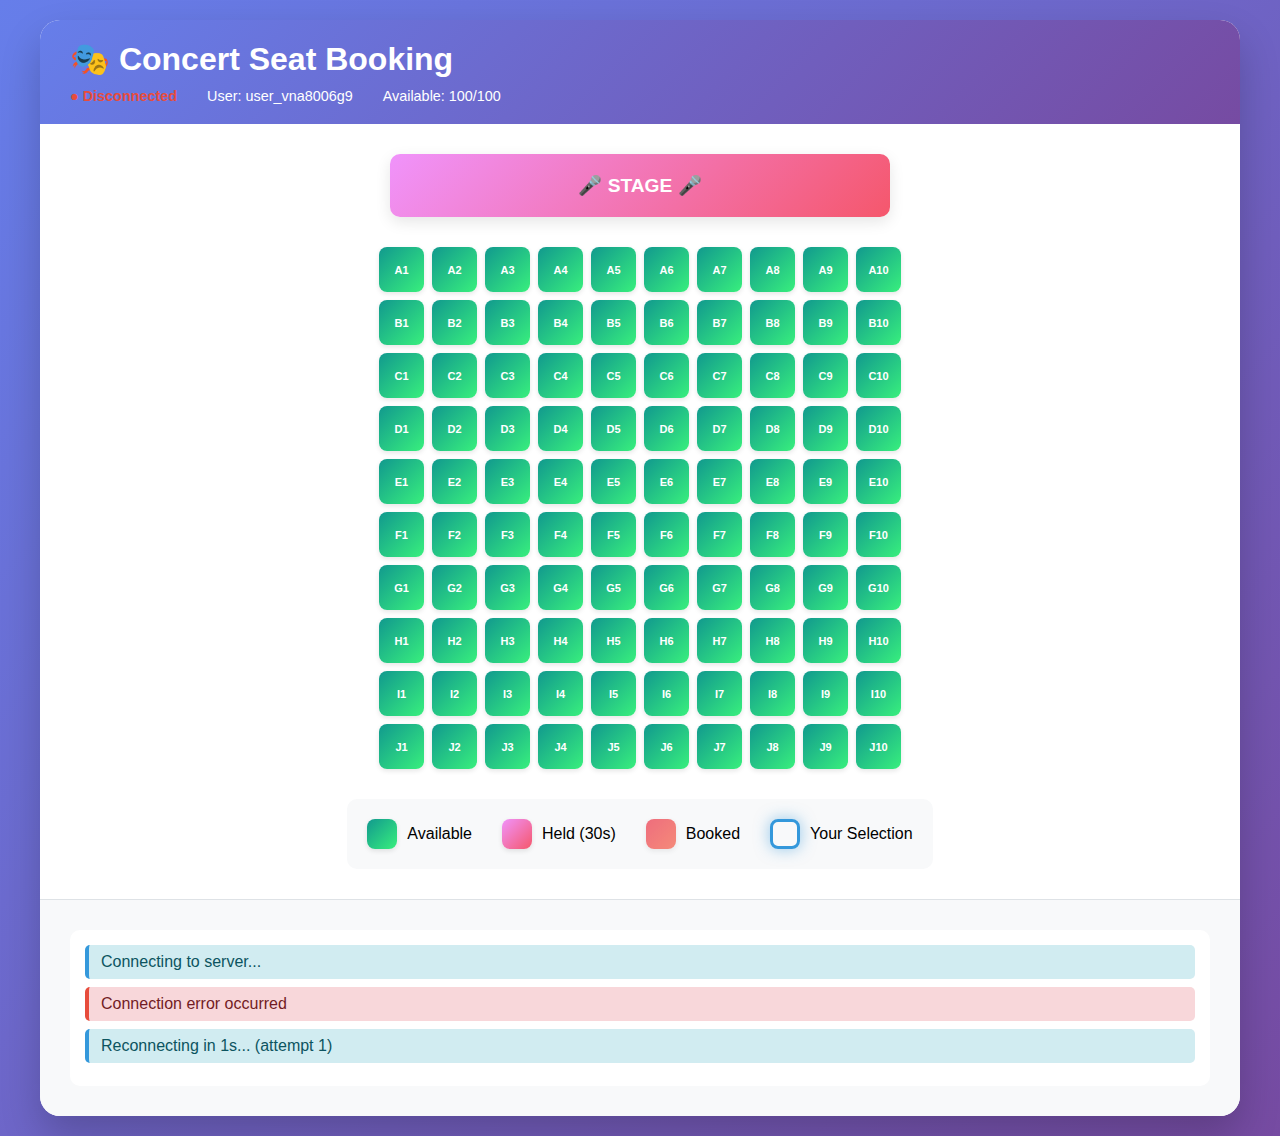
<file: frontend/index.html>
<!DOCTYPE html>
<html lang="en">
<head>
    <meta charset="UTF-8">
    <meta name="viewport" content="width=device-width, initial-scale=1.0">
    <title>Concert Seat Booking</title>
    <link rel="stylesheet" href="styles.css">
</head>
<body>
    <div class="container">
        <header>
            <h1>🎭 Concert Seat Booking</h1>
            <div class="status-bar">
                <span id="connection-status" class="disconnected">● Disconnected</span>
                <span id="user-info">User: <span id="user-id"></span></span>
                <span id="available-count">Available: <span id="count">100</span>/100</span>
            </div>
        </header>
        
        <main>
            <div class="stage">🎤 STAGE 🎤</div>
            <div id="seat-map" class="seat-map">
                <!-- Seats will be generated here -->
            </div>
            
            <div class="legend">
                <div><span class="seat available"></span> Available</div>
                <div><span class="seat held"></span> Held (30s)</div>
                <div><span class="seat booked"></span> Booked</div>
                <div><span class="seat mine"></span> Your Selection</div>
            </div>
        </main>
        
        <aside class="actions">
            <div id="selected-info" style="display:none;">
                <h3>Selected Seat: <span id="selected-seat"></span></h3>
                <button id="book-btn" class="btn btn-primary">Book Seat</button>
                <button id="release-btn" class="btn btn-secondary">Release</button>
                <div id="timer" class="timer"></div>
            </div>
            <div id="messages" class="messages"></div>
        </aside>
    </div>
    
    <script src="app.js"></script>
</body>
</html>
</file>
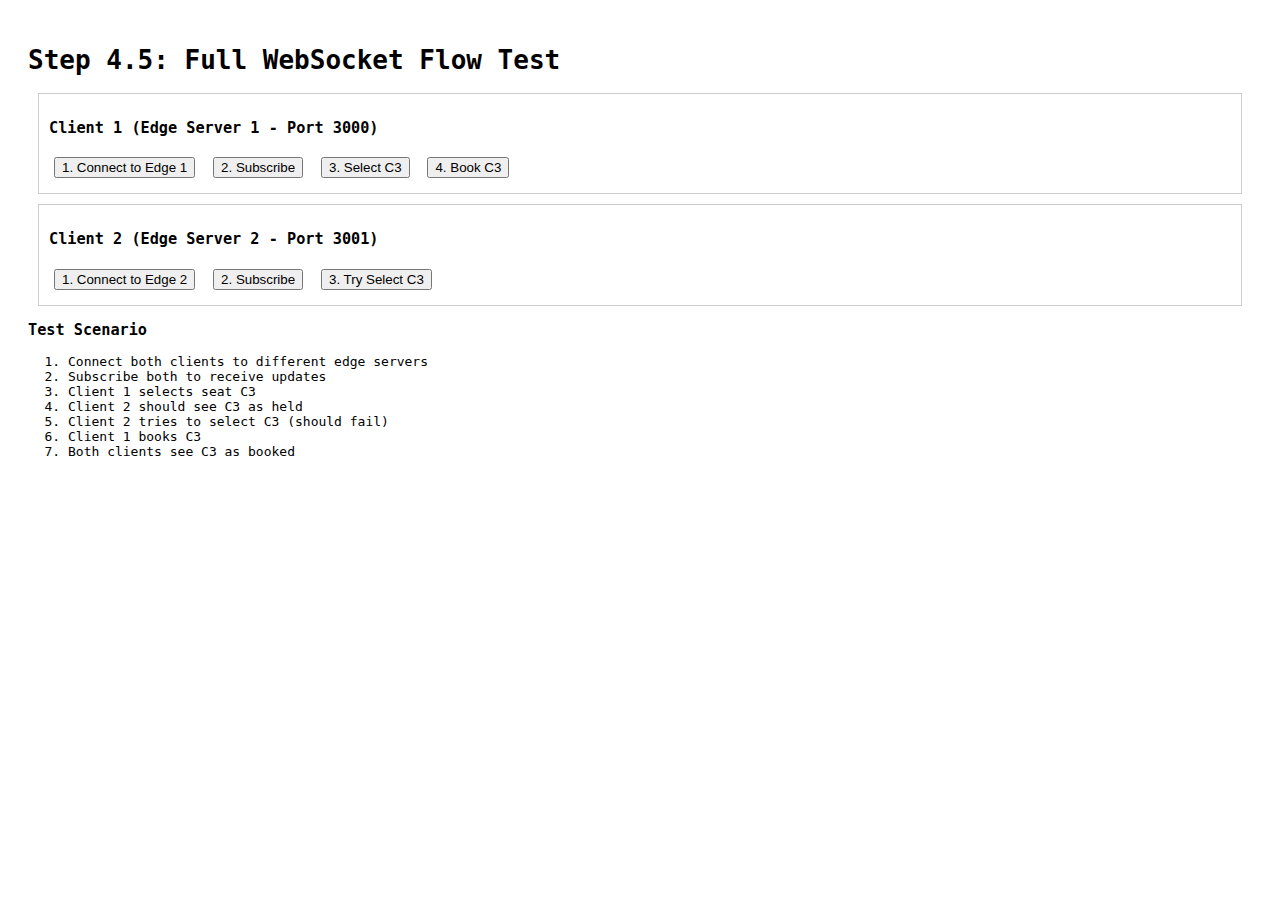
<file: test-full-flow.html>
<!DOCTYPE html>
<html>
<head>
    <title>Full WebSocket Flow Test</title>
    <style>
        body { font-family: monospace; padding: 20px; }
        .client { border: 1px solid #ccc; padding: 10px; margin: 10px; }
        .connected { background: #e8f5e9; }
        .message { margin: 5px 0; font-size: 12px; }
        .sent { color: blue; }
        .received { color: green; }
        .error { color: red; }
        button { margin: 5px; }
    </style>
</head>
<body>
    <h1>Step 4.5: Full WebSocket Flow Test</h1>
    
    <div class="client" id="client1">
        <h3>Client 1 (Edge Server 1 - Port 3000)</h3>
        <button onclick="connect1()">1. Connect to Edge 1</button>
        <button onclick="subscribe1()">2. Subscribe</button>
        <button onclick="selectSeatC3_1()">3. Select C3</button>
        <button onclick="bookSeatC3_1()">4. Book C3</button>
        <div id="messages1"></div>
    </div>
    
    <div class="client" id="client2">
        <h3>Client 2 (Edge Server 2 - Port 3001)</h3>
        <button onclick="connect2()">1. Connect to Edge 2</button>
        <button onclick="subscribe2()">2. Subscribe</button>
        <button onclick="selectSeatC3_2()">3. Try Select C3</button>
        <div id="messages2"></div>
    </div>
    
    <div>
        <h3>Test Scenario</h3>
        <ol>
            <li>Connect both clients to different edge servers</li>
            <li>Subscribe both to receive updates</li>
            <li>Client 1 selects seat C3</li>
            <li>Client 2 should see C3 as held</li>
            <li>Client 2 tries to select C3 (should fail)</li>
            <li>Client 1 books C3</li>
            <li>Both clients see C3 as booked</li>
        </ol>
    </div>

    <script>
        let ws1 = null;
        let ws2 = null;
        
        function connect1() {
            ws1 = new WebSocket('ws://localhost:3000/ws');
            setupWebSocket(ws1, 'client1', 'messages1', 'Client 1');
        }
        
        function connect2() {
            ws2 = new WebSocket('ws://localhost:3001/ws');
            setupWebSocket(ws2, 'client2', 'messages2', 'Client 2');
        }
        
        function setupWebSocket(ws, clientId, messagesId, clientName) {
            ws.onopen = () => {
                document.getElementById(clientId).classList.add('connected');
                addMessage(messagesId, `✅ ${clientName} connected`, 'received');
            };
            
            ws.onmessage = (event) => {
                try {
                    const data = JSON.parse(event.data);
                    if (data.type === 'VENUE_STATE') {
                        addMessage(messagesId, `📊 Received venue state (${data.data.seats.length} seats)`, 'received');
                    } else if (data.type === 'SEAT_UPDATE') {
                        addMessage(messagesId, `🪑 Seat update: ${JSON.stringify(data.data)}`, 'received');
                    } else {
                        addMessage(messagesId, `📥 ${data.type}: ${JSON.stringify(data)}`, 'received');
                    }
                } catch (e) {
                    addMessage(messagesId, `📥 ${event.data}`, 'received');
                }
            };
            
            ws.onerror = (error) => {
                addMessage(messagesId, `❌ Error: ${error}`, 'error');
            };
            
            ws.onclose = () => {
                document.getElementById(clientId).classList.remove('connected');
                addMessage(messagesId, `🔌 ${clientName} disconnected`, 'error');
            };
        }
        
        function subscribe1() {
            if (ws1 && ws1.readyState === WebSocket.OPEN) {
                const msg = {type: 'SUBSCRIBE', data: {user_id: 'user1'}};
                ws1.send(JSON.stringify(msg));
                addMessage('messages1', `📤 Sent: ${JSON.stringify(msg)}`, 'sent');
            }
        }
        
        function subscribe2() {
            if (ws2 && ws2.readyState === WebSocket.OPEN) {
                const msg = {type: 'SUBSCRIBE', data: {user_id: 'user2'}};
                ws2.send(JSON.stringify(msg));
                addMessage('messages2', `📤 Sent: ${JSON.stringify(msg)}`, 'sent');
            }
        }
        
        function selectSeatC3_1() {
            if (ws1 && ws1.readyState === WebSocket.OPEN) {
                const msg = {type: 'SELECT_SEAT', data: {seat_id: 'C3', user_id: 'user1'}};
                ws1.send(JSON.stringify(msg));
                addMessage('messages1', `📤 Sent: ${JSON.stringify(msg)}`, 'sent');
            }
        }
        
        function selectSeatC3_2() {
            if (ws2 && ws2.readyState === WebSocket.OPEN) {
                const msg = {type: 'SELECT_SEAT', data: {seat_id: 'C3', user_id: 'user2'}};
                ws2.send(JSON.stringify(msg));
                addMessage('messages2', `📤 Sent: ${JSON.stringify(msg)}`, 'sent');
            }
        }
        
        function bookSeatC3_1() {
            if (ws1 && ws1.readyState === WebSocket.OPEN) {
                const msg = {type: 'BOOK_SEAT', data: {seat_id: 'C3', user_id: 'user1'}};
                ws1.send(JSON.stringify(msg));
                addMessage('messages1', `📤 Sent: ${JSON.stringify(msg)}`, 'sent');
            }
        }
        
        function addMessage(elementId, message, className) {
            const div = document.createElement('div');
            div.className = 'message ' + className;
            div.textContent = new Date().toLocaleTimeString() + ' - ' + message;
            document.getElementById(elementId).appendChild(div);
        }
    </script>
</body>
</html>
</file>
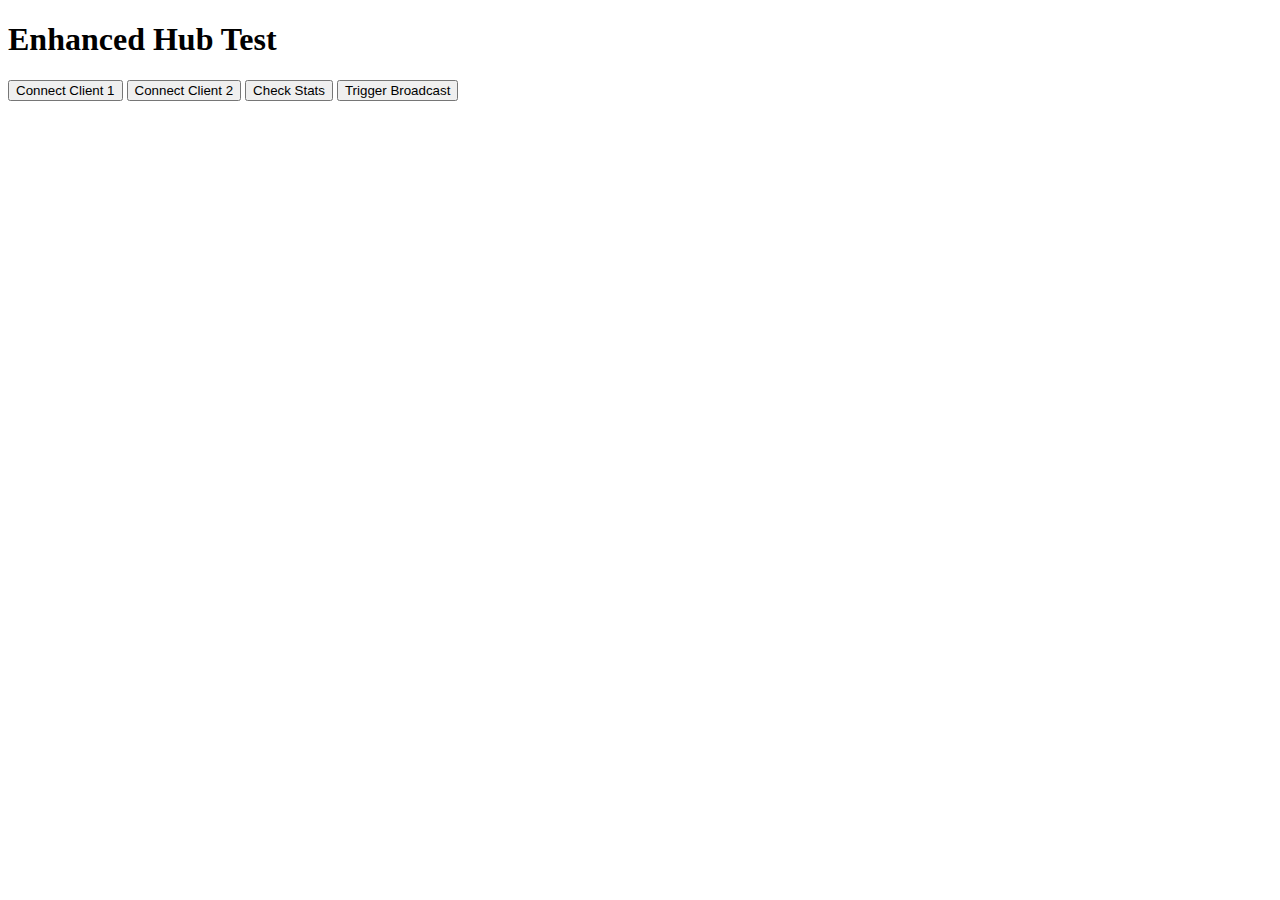
<file: test-hub.html>
<!DOCTYPE html>
<html>
<head>
    <title>Hub Test</title>
</head>
<body>
    <h1>Enhanced Hub Test</h1>
    <button onclick="connect1()">Connect Client 1</button>
    <button onclick="connect2()">Connect Client 2</button>
    <button onclick="checkStats()">Check Stats</button>
    <button onclick="broadcast()">Trigger Broadcast</button>
    <div id="output"></div>

    <script>
        let ws1 = null;
        let ws2 = null;
        
        function connect1() {
            ws1 = new WebSocket('ws://localhost:3000/ws');
            ws1.onopen = () => addMessage('Client 1 connected');
            ws1.onmessage = (e) => addMessage('Client 1 received: ' + e.data);
            ws1.onclose = () => addMessage('Client 1 disconnected');
        }
        
        function connect2() {
            ws2 = new WebSocket('ws://localhost:3000/ws');
            ws2.onopen = () => addMessage('Client 2 connected');
            ws2.onmessage = (e) => addMessage('Client 2 received: ' + e.data);
            ws2.onclose = () => addMessage('Client 2 disconnected');
        }
        
        function checkStats() {
            fetch('http://localhost:3000/stats')
                .then(r => r.json())
                .then(stats => {
                    addMessage('Stats: ' + JSON.stringify(stats, null, 2));
                });
        }
        
        function broadcast() {
            if (ws1 && ws1.readyState === WebSocket.OPEN) {
                ws1.send(JSON.stringify({
                    type: 'SELECT_SEAT',
                    data: {seat_id: 'G1', user_id: 'test_user'}
                }));
            }
        }
        
        function addMessage(msg) {
            const div = document.createElement('div');
            div.textContent = new Date().toLocaleTimeString() + ' - ' + msg;
            document.getElementById('output').appendChild(div);
        }
    </script>
</body>
</html>
</file>
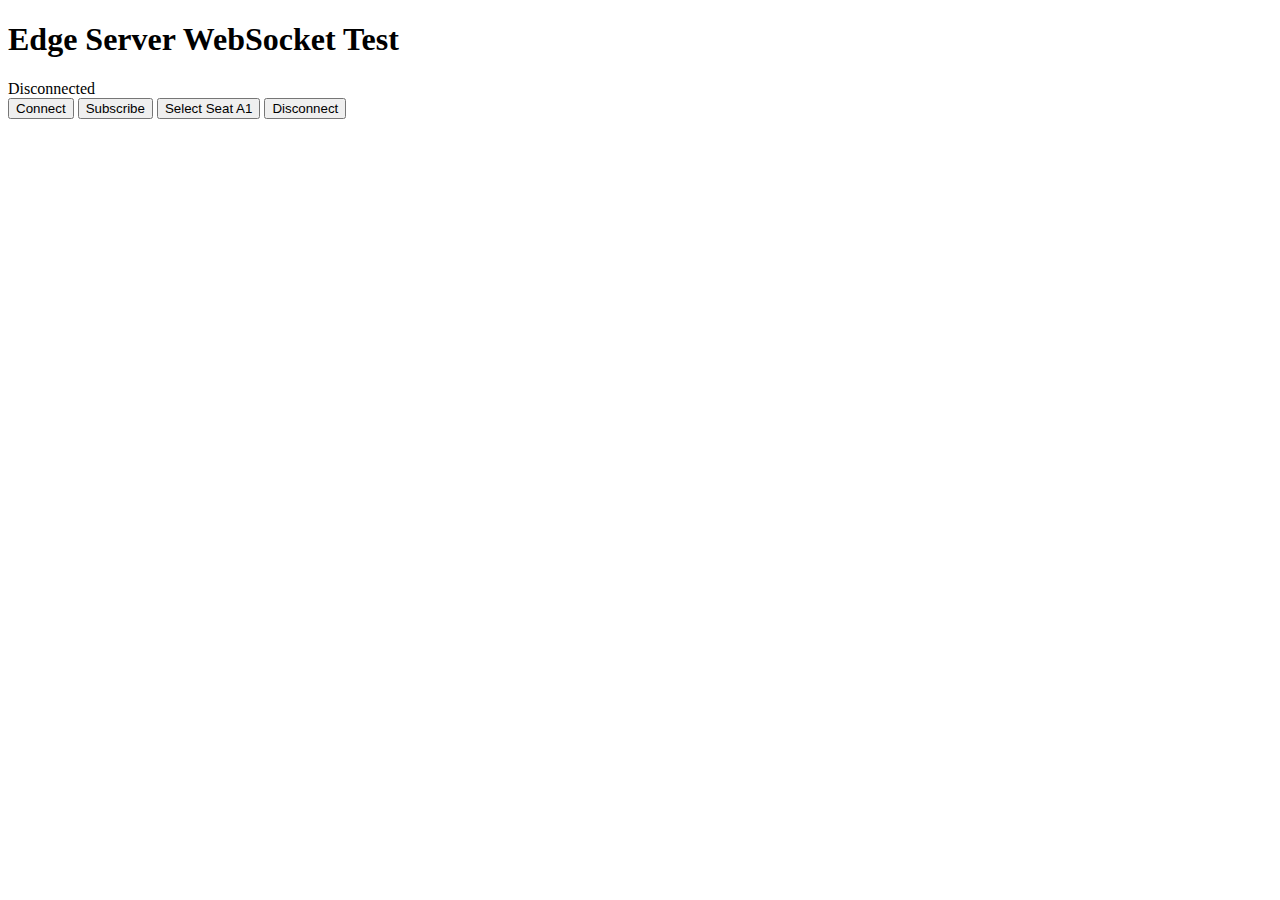
<file: test-websocket.html>
<!DOCTYPE html>
<html>
<head>
    <title>WebSocket Test</title>
</head>
<body>
    <h1>Edge Server WebSocket Test</h1>
    <div id="status">Disconnected</div>
    <div id="messages"></div>
    <button onclick="connect()">Connect</button>
    <button onclick="subscribe()">Subscribe</button>
    <button onclick="selectSeat()">Select Seat A1</button>
    <button onclick="disconnect()">Disconnect</button>

    <script>
        let ws = null;

        function connect() {
            ws = new WebSocket('ws://localhost:3000/ws');
            
            ws.onopen = () => {
                console.log('Connected to edge server');
                document.getElementById('status').textContent = 'Connected';
                addMessage('Connected to edge server');
            };
            
            ws.onmessage = (event) => {
                console.log('Message received:', event.data);
                addMessage('Received: ' + event.data);
            };
            
            ws.onerror = (error) => {
                console.error('WebSocket error:', error);
                addMessage('Error: ' + error);
            };
            
            ws.onclose = () => {
                console.log('Disconnected from edge server');
                document.getElementById('status').textContent = 'Disconnected';
                addMessage('Disconnected from edge server');
            };
        }

        function subscribe() {
            if (ws && ws.readyState === WebSocket.OPEN) {
                const msg = {
                    type: 'SUBSCRIBE',
                    data: {
                        user_id: 'test_user_' + Math.random().toString(36).substr(2, 9)
                    }
                };
                ws.send(JSON.stringify(msg));
                addMessage('Sent: ' + JSON.stringify(msg));
            } else {
                alert('Not connected');
            }
        }

        function selectSeat() {
            if (ws && ws.readyState === WebSocket.OPEN) {
                const msg = {
                    type: 'SELECT_SEAT',
                    data: {
                        seat_id: 'A1',
                        user_id: 'test_user_' + Math.random().toString(36).substr(2, 9)
                    }
                };
                ws.send(JSON.stringify(msg));
                addMessage('Sent: ' + JSON.stringify(msg));
            } else {
                alert('Not connected');
            }
        }

        function disconnect() {
            if (ws) {
                ws.close();
            }
        }

        function addMessage(msg) {
            const div = document.createElement('div');
            div.textContent = new Date().toLocaleTimeString() + ' - ' + msg;
            document.getElementById('messages').appendChild(div);
        }
    </script>
</body>
</html>
</file>
<file: frontend/styles.css>
/* Global Styles */
* {
    margin: 0;
    padding: 0;
    box-sizing: border-box;
}

body {
    font-family: -apple-system, BlinkMacSystemFont, 'Segoe UI', Roboto, Oxygen, Ubuntu, sans-serif;
    background: linear-gradient(135deg, #667eea 0%, #764ba2 100%);
    min-height: 100vh;
    padding: 20px;
}

.container {
    max-width: 1200px;
    margin: 0 auto;
    background: white;
    border-radius: 20px;
    box-shadow: 0 20px 40px rgba(0, 0, 0, 0.2);
    overflow: hidden;
}

/* Header */
header {
    background: linear-gradient(135deg, #667eea 0%, #764ba2 100%);
    color: white;
    padding: 20px 30px;
}

header h1 {
    font-size: 2rem;
    margin-bottom: 10px;
}

.status-bar {
    display: flex;
    gap: 30px;
    font-size: 0.9rem;
}

#connection-status {
    font-weight: bold;
}

#connection-status.connected {
    color: #27ae60;
}

#connection-status.disconnected {
    color: #e74c3c;
}

/* Main Content */
main {
    padding: 30px;
    display: flex;
    flex-direction: column;
    align-items: center;
}

/* Stage */
.stage {
    width: 100%;
    max-width: 500px;
    background: linear-gradient(135deg, #f093fb 0%, #f5576c 100%);
    color: white;
    text-align: center;
    padding: 20px;
    border-radius: 10px;
    margin-bottom: 30px;
    font-weight: bold;
    font-size: 1.2rem;
    box-shadow: 0 5px 15px rgba(0, 0, 0, 0.1);
}

/* Seat Map */
.seat-map {
    display: grid;
    grid-template-columns: repeat(10, 45px);
    grid-template-rows: repeat(10, 45px);
    gap: 8px;
    margin-bottom: 30px;
}

.seat {
    width: 45px;
    height: 45px;
    border-radius: 8px;
    cursor: pointer;
    display: flex;
    align-items: center;
    justify-content: center;
    font-size: 11px;
    font-weight: bold;
    transition: all 0.3s ease;
    box-shadow: 0 2px 5px rgba(0, 0, 0, 0.1);
    color: white;
}

.seat:hover {
    transform: scale(1.1);
    box-shadow: 0 4px 10px rgba(0, 0, 0, 0.2);
}

.seat.available {
    background: linear-gradient(135deg, #11998e 0%, #38ef7d 100%);
}

.seat.available:hover {
    background: linear-gradient(135deg, #38ef7d 0%, #11998e 100%);
}

.seat.held {
    background: linear-gradient(135deg, #f093fb 0%, #f5576c 100%);
    animation: pulse 2s infinite;
}

.seat.booked {
    background: linear-gradient(135deg, #eb3349 0%, #f45c43 100%);
    cursor: not-allowed;
    opacity: 0.7;
}

.seat.booked:hover {
    transform: none;
}

.seat.mine {
    border: 3px solid #3498db;
    box-shadow: 0 0 15px rgba(52, 152, 219, 0.5);
    animation: glow 1s ease-in-out infinite alternate;
}

@keyframes pulse {
    0% { opacity: 1; }
    50% { opacity: 0.7; }
    100% { opacity: 1; }
}

@keyframes glow {
    from { box-shadow: 0 0 10px rgba(52, 152, 219, 0.5); }
    to { box-shadow: 0 0 20px rgba(52, 152, 219, 0.8); }
}

/* Legend */
.legend {
    display: flex;
    gap: 30px;
    justify-content: center;
    padding: 20px;
    background: #f8f9fa;
    border-radius: 10px;
}

.legend > div {
    display: flex;
    align-items: center;
    gap: 10px;
}

.legend .seat {
    width: 30px;
    height: 30px;
    font-size: 0;
}

/* Actions Sidebar */
.actions {
    padding: 30px;
    background: #f8f9fa;
    border-top: 1px solid #dee2e6;
}

#selected-info {
    background: white;
    padding: 20px;
    border-radius: 10px;
    margin-bottom: 20px;
    box-shadow: 0 2px 10px rgba(0, 0, 0, 0.1);
}

#selected-info h3 {
    margin-bottom: 15px;
    color: #2c3e50;
}

#selected-seat {
    color: #3498db;
    font-weight: bold;
}

/* Buttons */
.btn {
    padding: 10px 20px;
    border: none;
    border-radius: 5px;
    font-size: 1rem;
    font-weight: bold;
    cursor: pointer;
    transition: all 0.3s ease;
    margin-right: 10px;
}

.btn-primary {
    background: linear-gradient(135deg, #667eea 0%, #764ba2 100%);
    color: white;
}

.btn-primary:hover {
    transform: translateY(-2px);
    box-shadow: 0 5px 15px rgba(102, 126, 234, 0.4);
}

.btn-secondary {
    background: linear-gradient(135deg, #f093fb 0%, #f5576c 100%);
    color: white;
}

.btn-secondary:hover {
    transform: translateY(-2px);
    box-shadow: 0 5px 15px rgba(240, 147, 251, 0.4);
}

/* Timer */
.timer {
    margin-top: 15px;
    font-size: 1.2rem;
    font-weight: bold;
    color: #e74c3c;
}

/* Messages */
.messages {
    max-height: 200px;
    overflow-y: auto;
    background: white;
    padding: 15px;
    border-radius: 10px;
}

.message {
    padding: 8px 12px;
    margin-bottom: 8px;
    border-radius: 5px;
    animation: slideIn 0.3s ease;
}

.message.success {
    background: #d4edda;
    color: #155724;
    border-left: 4px solid #27ae60;
}

.message.error {
    background: #f8d7da;
    color: #721c24;
    border-left: 4px solid #e74c3c;
}

.message.info {
    background: #d1ecf1;
    color: #0c5460;
    border-left: 4px solid #3498db;
}

@keyframes slideIn {
    from {
        transform: translateX(-20px);
        opacity: 0;
    }
    to {
        transform: translateX(0);
        opacity: 1;
    }
}

/* Responsive Design */
@media (max-width: 768px) {
    .seat-map {
        grid-template-columns: repeat(10, 35px);
        grid-template-rows: repeat(10, 35px);
        gap: 5px;
    }
    
    .seat {
        width: 35px;
        height: 35px;
        font-size: 9px;
    }
    
    .legend {
        flex-direction: column;
        align-items: center;
        gap: 10px;
    }
    
    .status-bar {
        flex-direction: column;
        gap: 5px;
    }
}
</file>
